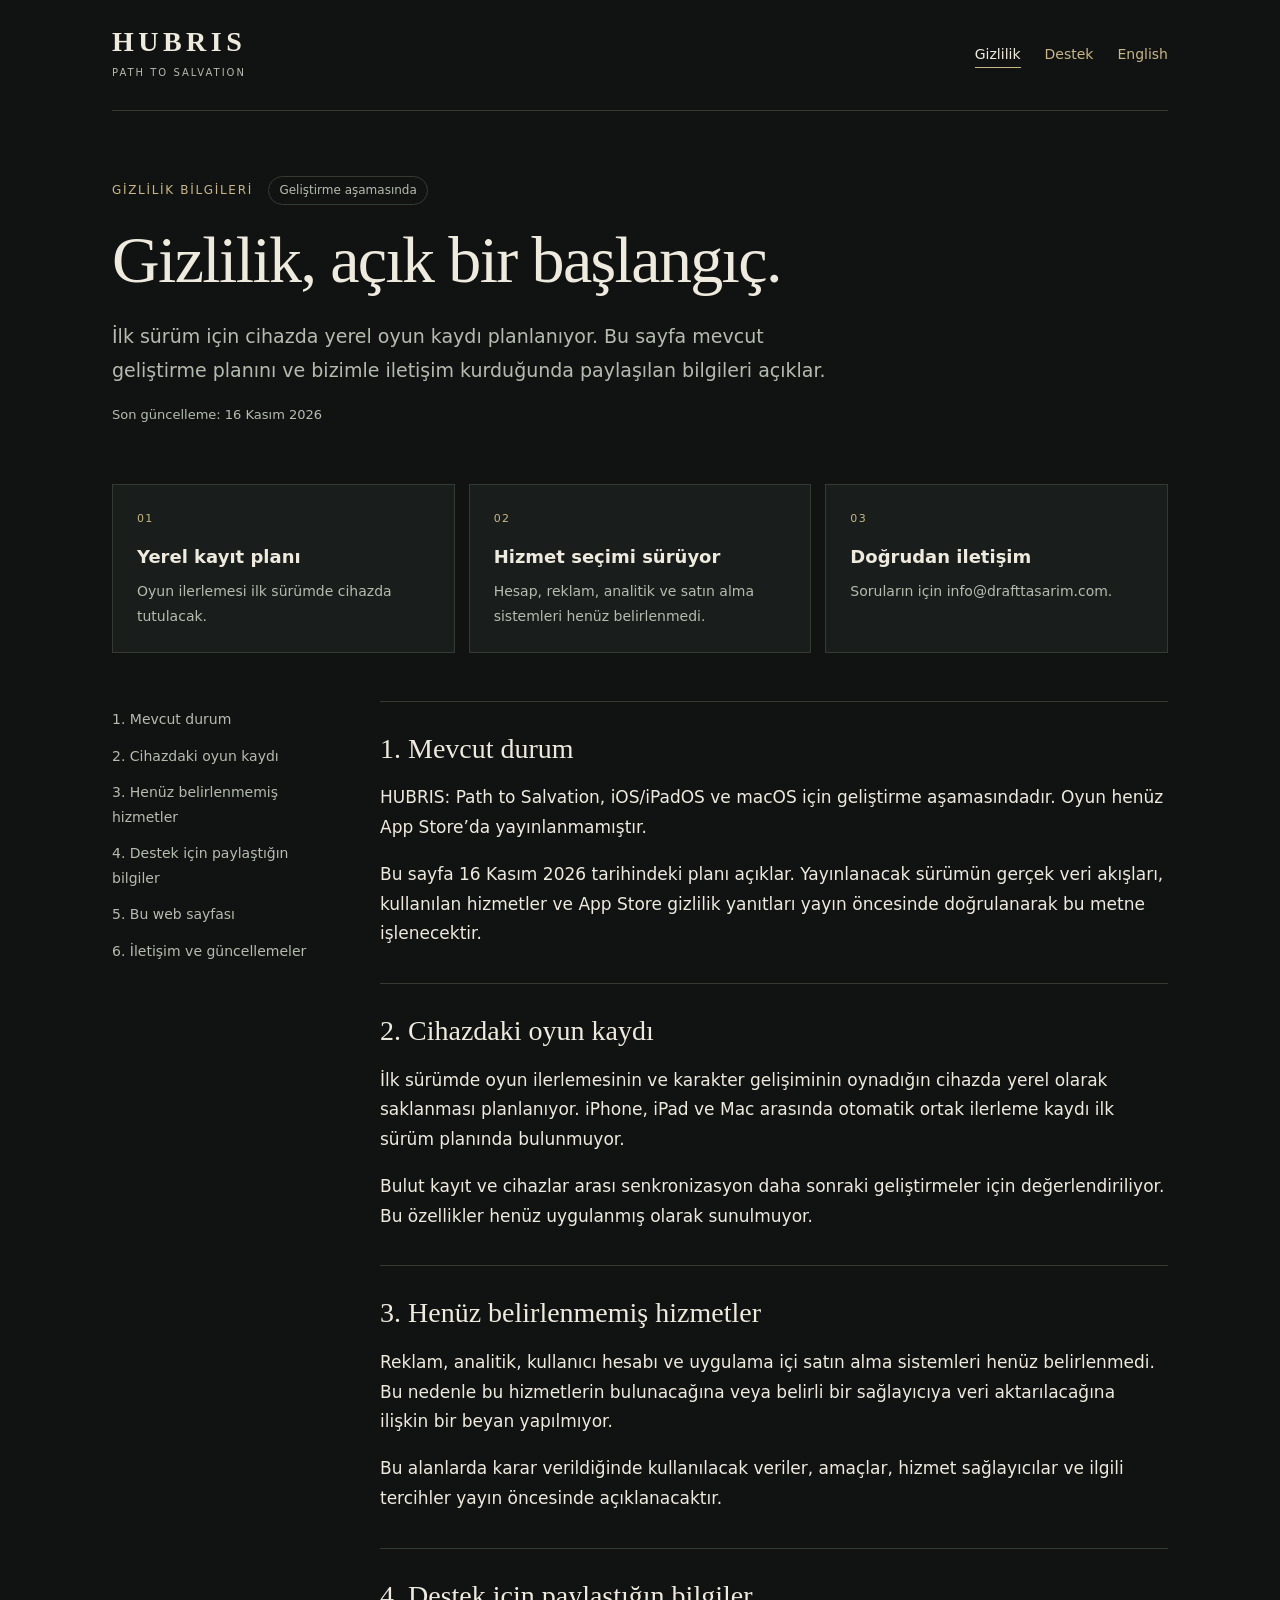
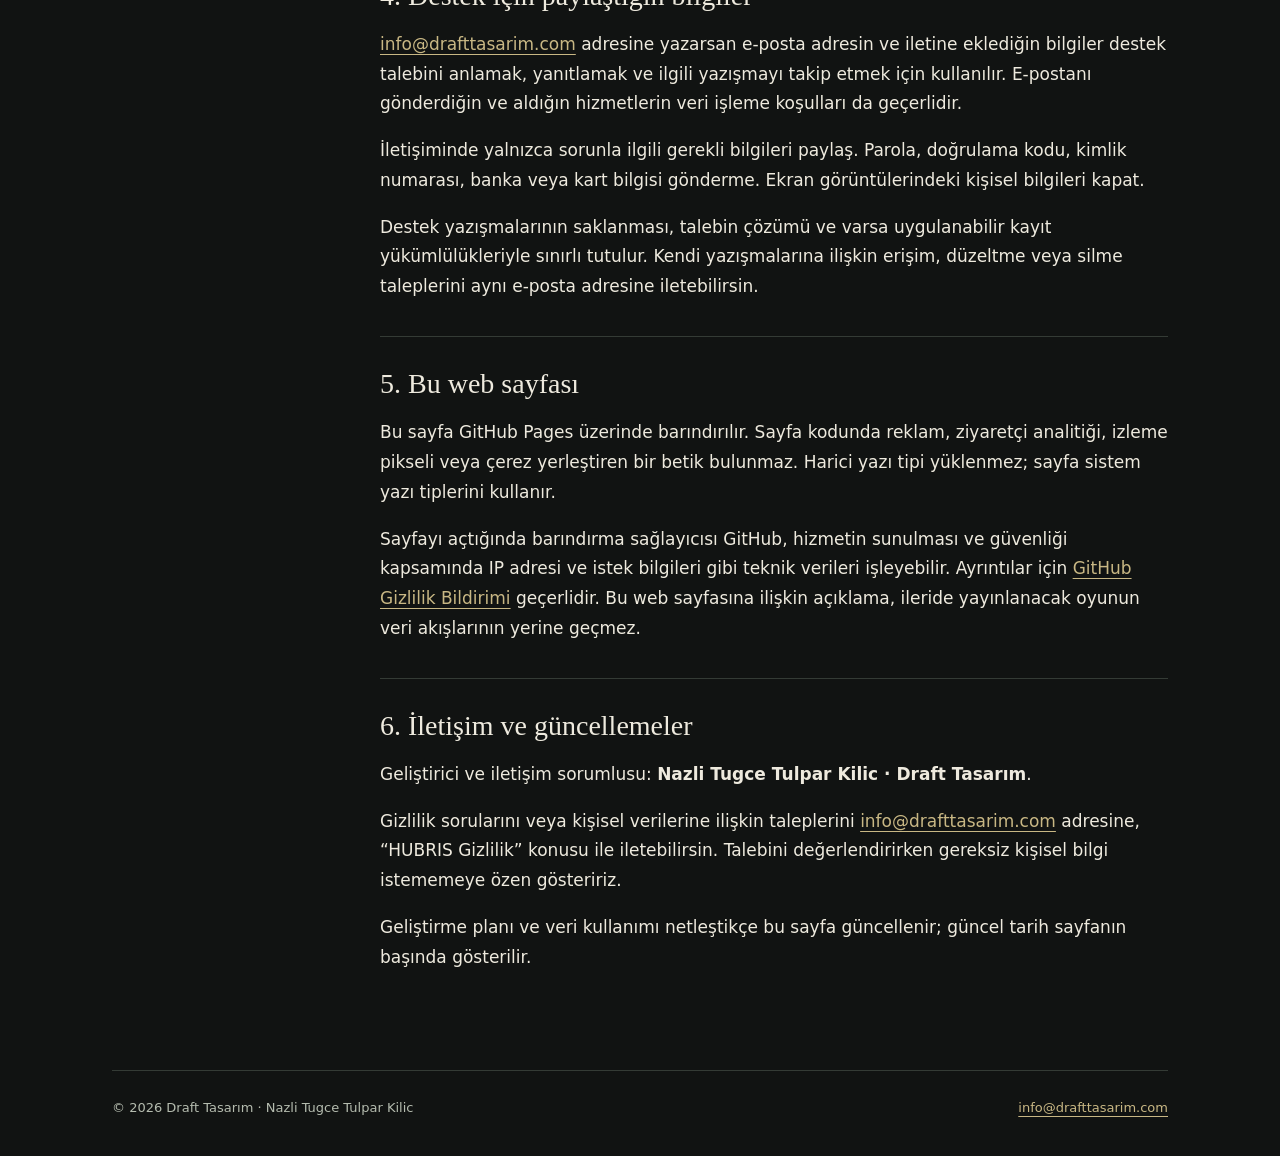
<file: index.html>
<!doctype html>
<html lang="tr"><head><meta charset="utf-8"><meta name="viewport" content="width=device-width, initial-scale=1"><title>Gizlilik | HUBRIS: Path to Salvation</title><meta name="description" content="HUBRIS: Path to Salvation için gizlilik bilgileri, yerel kayıt planı ve destek iletişimi."><meta name="robots" content="index, follow"><meta name="referrer" content="no-referrer"><meta property="og:title" content="Gizlilik | HUBRIS: Path to Salvation"><meta property="og:description" content="HUBRIS: Path to Salvation için gizlilik bilgileri, yerel kayıt planı ve destek iletişimi."><meta property="og:type" content="website"><meta property="og:url" content="https://drafttasarim.github.io/HUBRIS-privacy/"><meta name="theme-color" content="#111312"><link rel="canonical" href="https://drafttasarim.github.io/HUBRIS-privacy/"><link rel="alternate" hreflang="tr" href="https://drafttasarim.github.io/HUBRIS-privacy/"><link rel="alternate" hreflang="en" href="https://drafttasarim.github.io/HUBRIS-privacy/en/"><link rel="stylesheet" href="style.css"></head>
<body><a class="skip" href="#main">İçeriğe geç</a><header><div class="top"><a class="brand" href="https://drafttasarim.github.io/HUBRIS-privacy/" aria-label="HUBRIS: Path to Salvation"><strong>HUBRIS</strong><small>PATH TO SALVATION</small></a><nav aria-label="Ana menü"><a href="https://drafttasarim.github.io/HUBRIS-privacy/" aria-current="page">Gizlilik</a><a href="https://drafttasarim.github.io/HUBRIS-privacy/support/" >Destek</a><a href="https://drafttasarim.github.io/HUBRIS-privacy/en/" lang="en">English</a></nav></div></header>
<main id="main"><div class="hero"><p class="eyebrow">Gizlilik bilgileri <span class="badge">Geliştirme aşamasında</span></p><h1>Gizlilik, açık bir başlangıç.</h1><p class="lead">İlk sürüm için cihazda yerel oyun kaydı planlanıyor. Bu sayfa mevcut geliştirme planını ve bizimle iletişim kurduğunda paylaşılan bilgileri açıklar.</p><p class="meta">Son güncelleme: 16 Kasım 2026</p></div><div class="facts"><div class="card"><span class="n">01</span><h3>Yerel kayıt planı</h3><p>Oyun ilerlemesi ilk sürümde cihazda tutulacak.</p></div><div class="card"><span class="n">02</span><h3>Hizmet seçimi sürüyor</h3><p>Hesap, reklam, analitik ve satın alma sistemleri henüz belirlenmedi.</p></div><div class="card"><span class="n">03</span><h3>Doğrudan iletişim</h3><p>Soruların için info@drafttasarim.com.</p></div></div><div class="layout"><aside class="toc" aria-label="Bu sayfada"><a href="#kapsam">1. Mevcut durum</a><a href="#yerel-kayit">2. Cihazdaki oyun kaydı</a><a href="#hizmetler">3. Henüz belirlenmemiş hizmetler</a><a href="#iletisim">4. Destek için paylaştığın bilgiler</a><a href="#web">5. Bu web sayfası</a><a href="#basvuru">6. İletişim ve güncellemeler</a></aside><article><section id="kapsam"><h2>1. Mevcut durum</h2><p>HUBRIS: Path to Salvation, iOS/iPadOS ve macOS için geliştirme aşamasındadır. Oyun henüz App Store’da yayınlanmamıştır.</p><p>Bu sayfa 16 Kasım 2026 tarihindeki planı açıklar. Yayınlanacak sürümün gerçek veri akışları, kullanılan hizmetler ve App Store gizlilik yanıtları yayın öncesinde doğrulanarak bu metne işlenecektir.</p></section><section id="yerel-kayit"><h2>2. Cihazdaki oyun kaydı</h2><p>İlk sürümde oyun ilerlemesinin ve karakter gelişiminin oynadığın cihazda yerel olarak saklanması planlanıyor. iPhone, iPad ve Mac arasında otomatik ortak ilerleme kaydı ilk sürüm planında bulunmuyor.</p><p>Bulut kayıt ve cihazlar arası senkronizasyon daha sonraki geliştirmeler için değerlendiriliyor. Bu özellikler henüz uygulanmış olarak sunulmuyor.</p></section><section id="hizmetler"><h2>3. Henüz belirlenmemiş hizmetler</h2><p>Reklam, analitik, kullanıcı hesabı ve uygulama içi satın alma sistemleri henüz belirlenmedi. Bu nedenle bu hizmetlerin bulunacağına veya belirli bir sağlayıcıya veri aktarılacağına ilişkin bir beyan yapılmıyor.</p><p>Bu alanlarda karar verildiğinde kullanılacak veriler, amaçlar, hizmet sağlayıcılar ve ilgili tercihler yayın öncesinde açıklanacaktır.</p></section><section id="iletisim"><h2>4. Destek için paylaştığın bilgiler</h2><p><a href="mailto:info@drafttasarim.com">info@drafttasarim.com</a> adresine yazarsan e-posta adresin ve iletine eklediğin bilgiler destek talebini anlamak, yanıtlamak ve ilgili yazışmayı takip etmek için kullanılır. E-postanı gönderdiğin ve aldığın hizmetlerin veri işleme koşulları da geçerlidir.</p><p>İletişiminde yalnızca sorunla ilgili gerekli bilgileri paylaş. Parola, doğrulama kodu, kimlik numarası, banka veya kart bilgisi gönderme. Ekran görüntülerindeki kişisel bilgileri kapat.</p><p>Destek yazışmalarının saklanması, talebin çözümü ve varsa uygulanabilir kayıt yükümlülükleriyle sınırlı tutulur. Kendi yazışmalarına ilişkin erişim, düzeltme veya silme taleplerini aynı e-posta adresine iletebilirsin.</p></section><section id="web"><h2>5. Bu web sayfası</h2><p>Bu sayfa GitHub Pages üzerinde barındırılır. Sayfa kodunda reklam, ziyaretçi analitiği, izleme pikseli veya çerez yerleştiren bir betik bulunmaz. Harici yazı tipi yüklenmez; sayfa sistem yazı tiplerini kullanır.</p><p>Sayfayı açtığında barındırma sağlayıcısı GitHub, hizmetin sunulması ve güvenliği kapsamında IP adresi ve istek bilgileri gibi teknik verileri işleyebilir. Ayrıntılar için <a href="https://docs.github.com/en/site-policy/privacy-policies/github-general-privacy-statement" rel="noopener noreferrer">GitHub Gizlilik Bildirimi</a> geçerlidir. Bu web sayfasına ilişkin açıklama, ileride yayınlanacak oyunun veri akışlarının yerine geçmez.</p></section><section id="basvuru"><h2>6. İletişim ve güncellemeler</h2><p>Geliştirici ve iletişim sorumlusu: <strong>Nazli Tugce Tulpar Kilic · Draft Tasarım</strong>.</p><p>Gizlilik sorularını veya kişisel verilerine ilişkin taleplerini <a href="mailto:info@drafttasarim.com">info@drafttasarim.com</a> adresine, “HUBRIS Gizlilik” konusu ile iletebilirsin. Talebini değerlendirirken gereksiz kişisel bilgi istememeye özen gösteririz.</p><p>Geliştirme planı ve veri kullanımı netleştikçe bu sayfa güncellenir; güncel tarih sayfanın başında gösterilir.</p></section></article></div></main><footer><span>© 2026 Draft Tasarım · Nazli Tugce Tulpar Kilic</span><a href="mailto:info@drafttasarim.com">info@drafttasarim.com</a></footer></body></html>
</file>
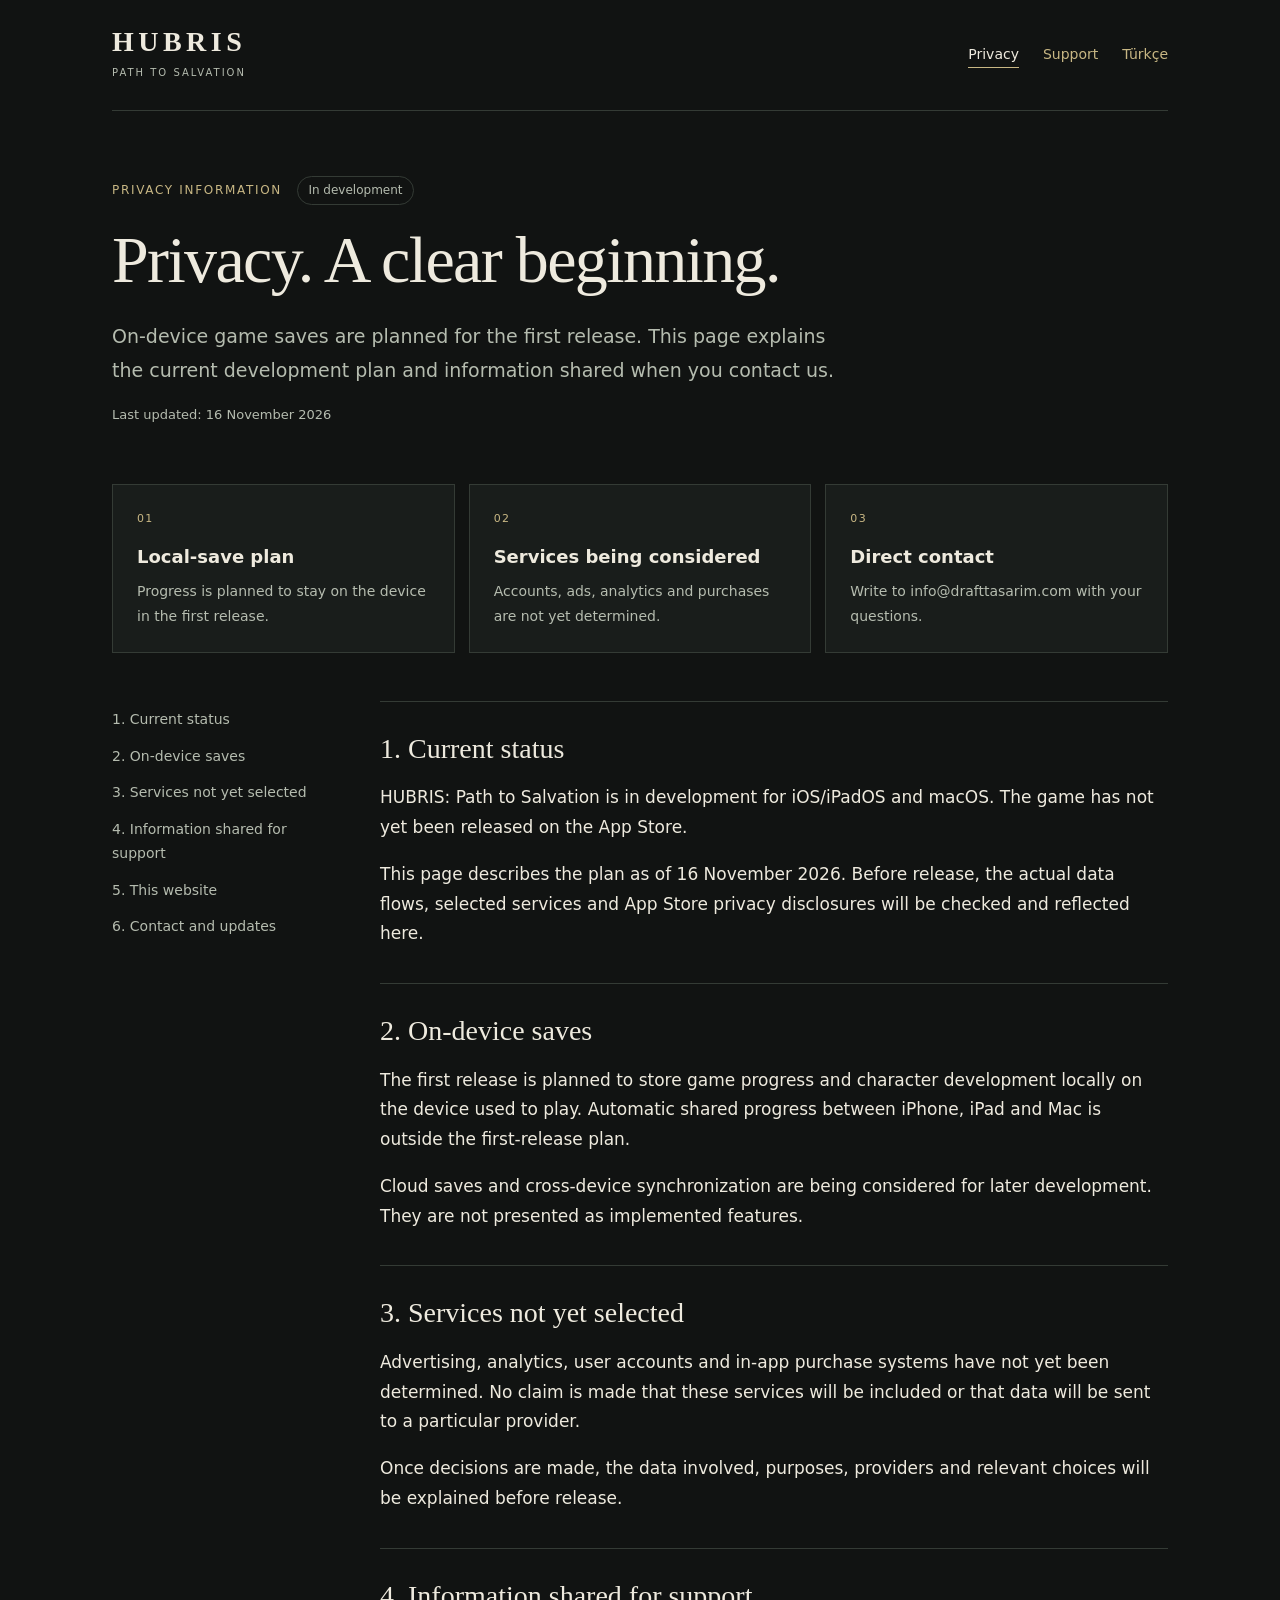
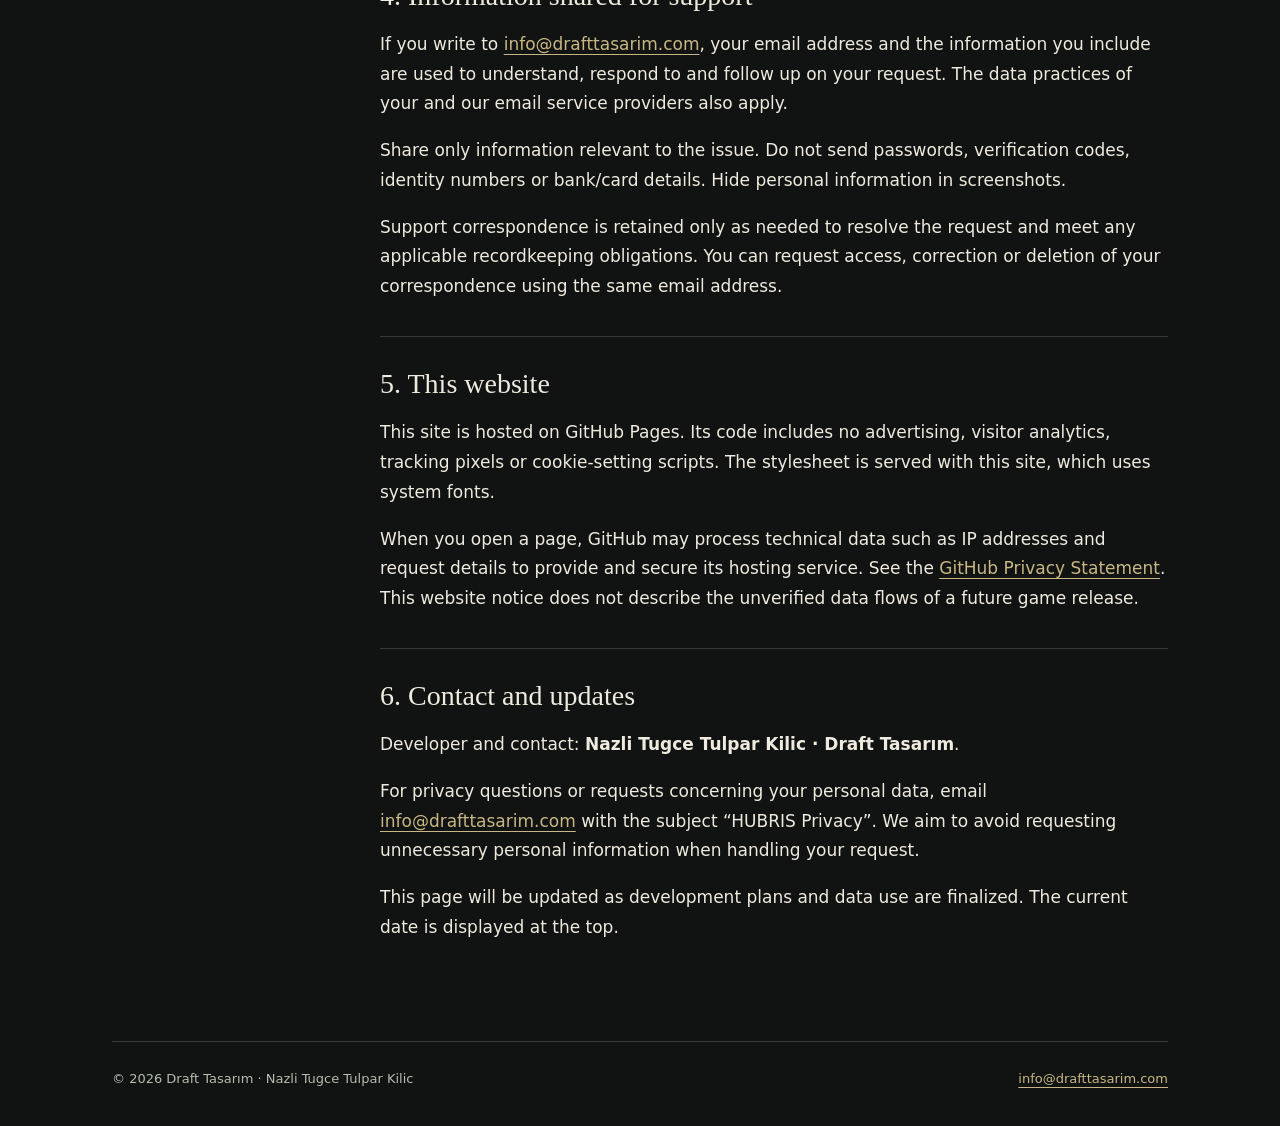
<file: en/index.html>
<!doctype html>
<html lang="en"><head><meta charset="utf-8"><meta name="viewport" content="width=device-width, initial-scale=1"><title>Privacy | HUBRIS: Path to Salvation</title><meta name="description" content="Privacy information, local save plans and support for HUBRIS: Path to Salvation."><meta name="robots" content="index, follow"><meta name="referrer" content="no-referrer"><meta property="og:title" content="Privacy | HUBRIS: Path to Salvation"><meta property="og:description" content="Privacy information, local save plans and support for HUBRIS: Path to Salvation."><meta property="og:type" content="website"><meta property="og:url" content="https://drafttasarim.github.io/HUBRIS-privacy/en/"><meta name="theme-color" content="#111312"><link rel="canonical" href="https://drafttasarim.github.io/HUBRIS-privacy/en/"><link rel="alternate" hreflang="tr" href="https://drafttasarim.github.io/HUBRIS-privacy/"><link rel="alternate" hreflang="en" href="https://drafttasarim.github.io/HUBRIS-privacy/en/"><link rel="stylesheet" href="../style.css"></head>
<body><a class="skip" href="#main">Skip to content</a><header><div class="top"><a class="brand" href="https://drafttasarim.github.io/HUBRIS-privacy/en/" aria-label="HUBRIS: Path to Salvation"><strong>HUBRIS</strong><small>PATH TO SALVATION</small></a><nav aria-label="Main navigation"><a href="https://drafttasarim.github.io/HUBRIS-privacy/en/" aria-current="page">Privacy</a><a href="https://drafttasarim.github.io/HUBRIS-privacy/en/support/" >Support</a><a href="https://drafttasarim.github.io/HUBRIS-privacy/" lang="tr">Türkçe</a></nav></div></header>
<main id="main"><div class="hero"><p class="eyebrow">Privacy information <span class="badge">In development</span></p><h1>Privacy. A clear beginning.</h1><p class="lead">On-device game saves are planned for the first release. This page explains the current development plan and information shared when you contact us.</p><p class="meta">Last updated: 16 November 2026</p></div><div class="facts"><div class="card"><span class="n">01</span><h3>Local-save plan</h3><p>Progress is planned to stay on the device in the first release.</p></div><div class="card"><span class="n">02</span><h3>Services being considered</h3><p>Accounts, ads, analytics and purchases are not yet determined.</p></div><div class="card"><span class="n">03</span><h3>Direct contact</h3><p>Write to info@drafttasarim.com with your questions.</p></div></div><div class="layout"><aside class="toc" aria-label="On this page"><a href="#scope">1. Current status</a><a href="#local-saves">2. On-device saves</a><a href="#services">3. Services not yet selected</a><a href="#contact-data">4. Information shared for support</a><a href="#website">5. This website</a><a href="#requests">6. Contact and updates</a></aside><article><section id="scope"><h2>1. Current status</h2><p>HUBRIS: Path to Salvation is in development for iOS/iPadOS and macOS. The game has not yet been released on the App Store.</p><p>This page describes the plan as of 16 November 2026. Before release, the actual data flows, selected services and App Store privacy disclosures will be checked and reflected here.</p></section><section id="local-saves"><h2>2. On-device saves</h2><p>The first release is planned to store game progress and character development locally on the device used to play. Automatic shared progress between iPhone, iPad and Mac is outside the first-release plan.</p><p>Cloud saves and cross-device synchronization are being considered for later development. They are not presented as implemented features.</p></section><section id="services"><h2>3. Services not yet selected</h2><p>Advertising, analytics, user accounts and in-app purchase systems have not yet been determined. No claim is made that these services will be included or that data will be sent to a particular provider.</p><p>Once decisions are made, the data involved, purposes, providers and relevant choices will be explained before release.</p></section><section id="contact-data"><h2>4. Information shared for support</h2><p>If you write to <a href="mailto:info@drafttasarim.com">info@drafttasarim.com</a>, your email address and the information you include are used to understand, respond to and follow up on your request. The data practices of your and our email service providers also apply.</p><p>Share only information relevant to the issue. Do not send passwords, verification codes, identity numbers or bank/card details. Hide personal information in screenshots.</p><p>Support correspondence is retained only as needed to resolve the request and meet any applicable recordkeeping obligations. You can request access, correction or deletion of your correspondence using the same email address.</p></section><section id="website"><h2>5. This website</h2><p>This site is hosted on GitHub Pages. Its code includes no advertising, visitor analytics, tracking pixels or cookie-setting scripts. The stylesheet is served with this site, which uses system fonts.</p><p>When you open a page, GitHub may process technical data such as IP addresses and request details to provide and secure its hosting service. See the <a href="https://docs.github.com/en/site-policy/privacy-policies/github-general-privacy-statement" rel="noopener noreferrer">GitHub Privacy Statement</a>. This website notice does not describe the unverified data flows of a future game release.</p></section><section id="requests"><h2>6. Contact and updates</h2><p>Developer and contact: <strong>Nazli Tugce Tulpar Kilic · Draft Tasarım</strong>.</p><p>For privacy questions or requests concerning your personal data, email <a href="mailto:info@drafttasarim.com">info@drafttasarim.com</a> with the subject “HUBRIS Privacy”. We aim to avoid requesting unnecessary personal information when handling your request.</p><p>This page will be updated as development plans and data use are finalized. The current date is displayed at the top.</p></section></article></div></main><footer><span>© 2026 Draft Tasarım · Nazli Tugce Tulpar Kilic</span><a href="mailto:info@drafttasarim.com">info@drafttasarim.com</a></footer></body></html>
</file>
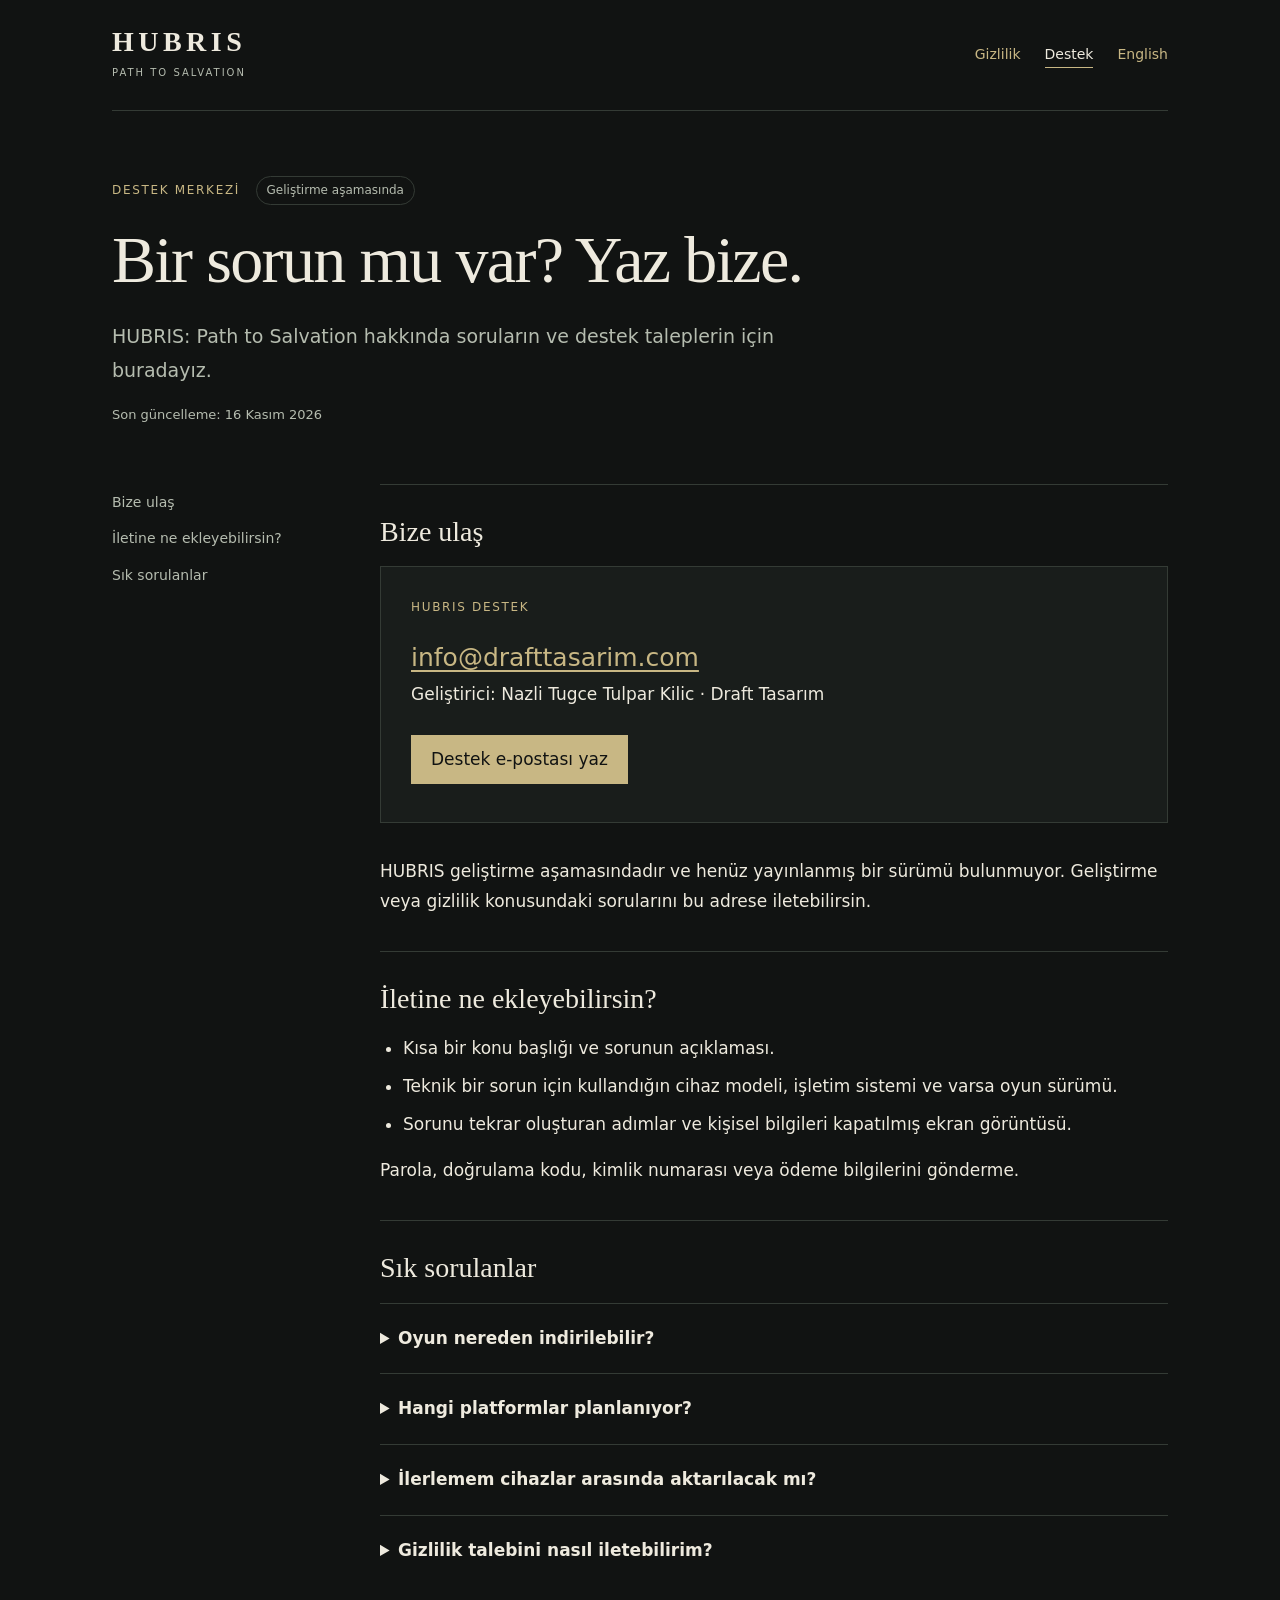
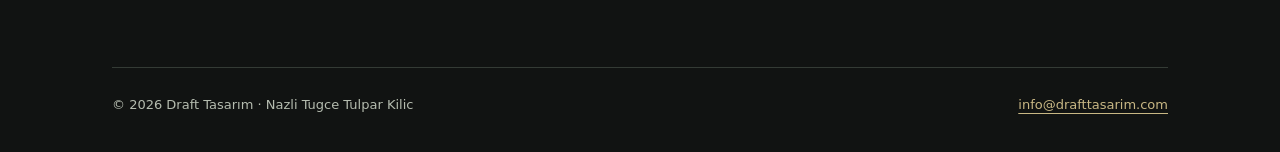
<file: support/index.html>
<!doctype html>
<html lang="tr"><head><meta charset="utf-8"><meta name="viewport" content="width=device-width, initial-scale=1"><title>Destek | HUBRIS: Path to Salvation</title><meta name="description" content="HUBRIS: Path to Salvation için gizlilik bilgileri, yerel kayıt planı ve destek iletişimi."><meta name="robots" content="index, follow"><meta name="referrer" content="no-referrer"><meta property="og:title" content="Destek | HUBRIS: Path to Salvation"><meta property="og:description" content="HUBRIS: Path to Salvation için gizlilik bilgileri, yerel kayıt planı ve destek iletişimi."><meta property="og:type" content="website"><meta property="og:url" content="https://drafttasarim.github.io/HUBRIS-privacy/support/"><meta name="theme-color" content="#111312"><link rel="canonical" href="https://drafttasarim.github.io/HUBRIS-privacy/support/"><link rel="alternate" hreflang="tr" href="https://drafttasarim.github.io/HUBRIS-privacy/support/"><link rel="alternate" hreflang="en" href="https://drafttasarim.github.io/HUBRIS-privacy/en/support/"><link rel="stylesheet" href="../style.css"></head>
<body><a class="skip" href="#main">İçeriğe geç</a><header><div class="top"><a class="brand" href="https://drafttasarim.github.io/HUBRIS-privacy/" aria-label="HUBRIS: Path to Salvation"><strong>HUBRIS</strong><small>PATH TO SALVATION</small></a><nav aria-label="Ana menü"><a href="https://drafttasarim.github.io/HUBRIS-privacy/" >Gizlilik</a><a href="https://drafttasarim.github.io/HUBRIS-privacy/support/" aria-current="page">Destek</a><a href="https://drafttasarim.github.io/HUBRIS-privacy/en/support/" lang="en">English</a></nav></div></header>
<main id="main"><div class="hero"><p class="eyebrow">Destek merkezi <span class="badge">Geliştirme aşamasında</span></p><h1>Bir sorun mu var? Yaz bize.</h1><p class="lead">HUBRIS: Path to Salvation hakkında soruların ve destek taleplerin için buradayız.</p><p class="meta">Son güncelleme: 16 Kasım 2026</p></div><div class="layout"><aside class="toc" aria-label="Bu sayfada"><a href="#yaz">Bize ulaş</a><a href="#bilgi">İletine ne ekleyebilirsin?</a><a href="#sorular">Sık sorulanlar</a></aside><article><section id="yaz"><h2>Bize ulaş</h2><div class="contact"><p class="eyebrow">HUBRIS destek</p><a class="email" href="mailto:info@drafttasarim.com">info@drafttasarim.com</a><p>Geliştirici: Nazli Tugce Tulpar Kilic · Draft Tasarım</p><a class="button" href="mailto:info@drafttasarim.com?subject=HUBRIS%20Destek">Destek e-postası yaz</a></div><p>HUBRIS geliştirme aşamasındadır ve henüz yayınlanmış bir sürümü bulunmuyor. Geliştirme veya gizlilik konusundaki sorularını bu adrese iletebilirsin.</p></section><section id="bilgi"><h2>İletine ne ekleyebilirsin?</h2><ul><li>Kısa bir konu başlığı ve sorunun açıklaması.</li><li>Teknik bir sorun için kullandığın cihaz modeli, işletim sistemi ve varsa oyun sürümü.</li><li>Sorunu tekrar oluşturan adımlar ve kişisel bilgileri kapatılmış ekran görüntüsü.</li></ul><p>Parola, doğrulama kodu, kimlik numarası veya ödeme bilgilerini gönderme.</p></section><section id="sorular"><h2>Sık sorulanlar</h2><details><summary>Oyun nereden indirilebilir?</summary><p>Oyun henüz App Store’da yayınlanmadı. Kesinleşmiş bir yayın tarihi açıklanmadı.</p></details><details><summary>Hangi platformlar planlanıyor?</summary><p>iPhone/iPad ve Mac için geliştirme planlanıyor.</p></details><details><summary>İlerlemem cihazlar arasında aktarılacak mı?</summary><p>İlk sürüm için cihazda yerel kayıt planlanıyor. Otomatik çapraz platform kayıt henüz uygulanmış bir özellik değil.</p></details><details><summary>Gizlilik talebini nasıl iletebilirim?</summary><p>info@drafttasarim.com adresine “HUBRIS Gizlilik” konusu ile yazabilirsin. <a href="../">Gizlilik sayfasında</a> mevcut durum açıklanır.</p></details></section></article></div></main><footer><span>© 2026 Draft Tasarım · Nazli Tugce Tulpar Kilic</span><a href="mailto:info@drafttasarim.com">info@drafttasarim.com</a></footer></body></html>
</file>
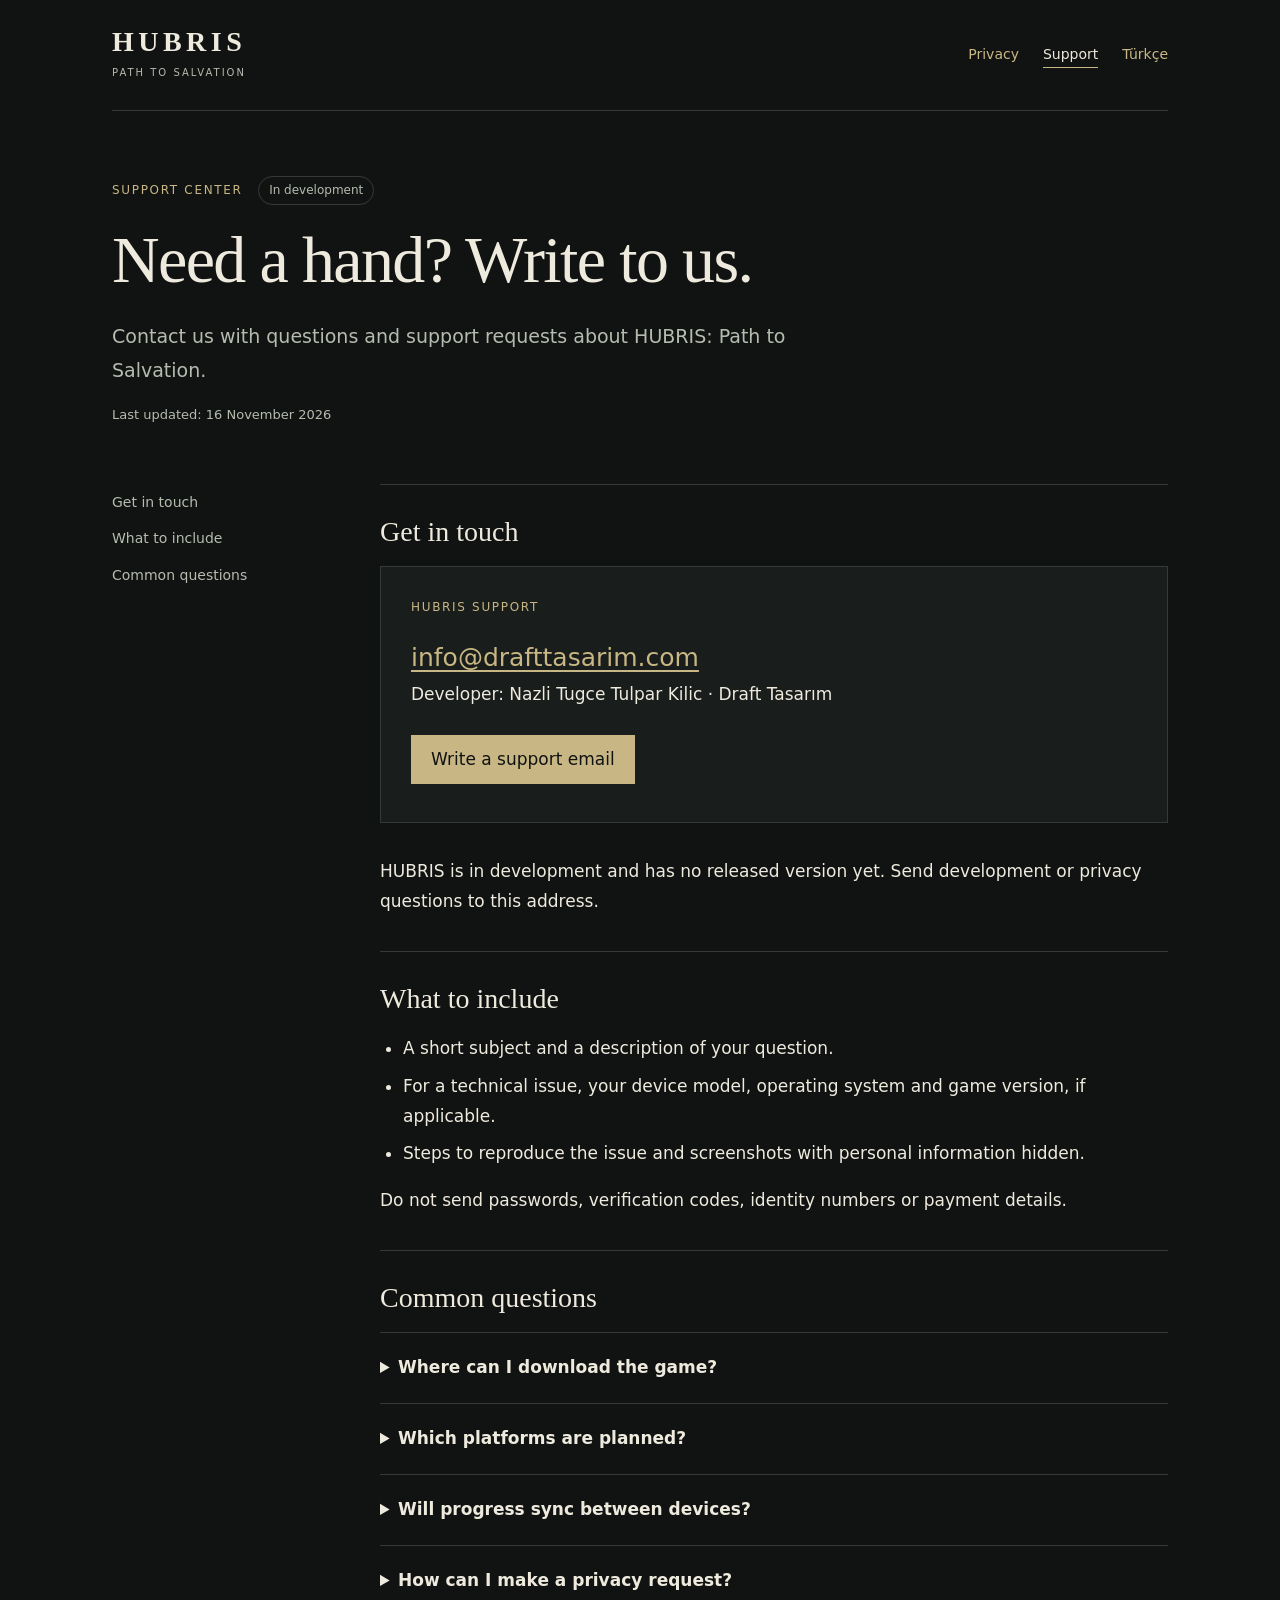
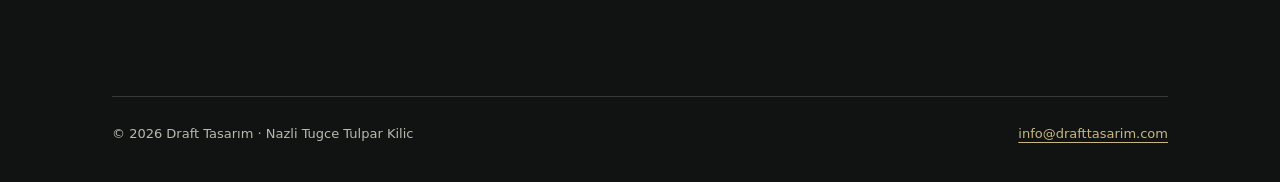
<file: en/support/index.html>
<!doctype html>
<html lang="en"><head><meta charset="utf-8"><meta name="viewport" content="width=device-width, initial-scale=1"><title>Support | HUBRIS: Path to Salvation</title><meta name="description" content="Privacy information, local save plans and support for HUBRIS: Path to Salvation."><meta name="robots" content="index, follow"><meta name="referrer" content="no-referrer"><meta property="og:title" content="Support | HUBRIS: Path to Salvation"><meta property="og:description" content="Privacy information, local save plans and support for HUBRIS: Path to Salvation."><meta property="og:type" content="website"><meta property="og:url" content="https://drafttasarim.github.io/HUBRIS-privacy/en/support/"><meta name="theme-color" content="#111312"><link rel="canonical" href="https://drafttasarim.github.io/HUBRIS-privacy/en/support/"><link rel="alternate" hreflang="tr" href="https://drafttasarim.github.io/HUBRIS-privacy/support/"><link rel="alternate" hreflang="en" href="https://drafttasarim.github.io/HUBRIS-privacy/en/support/"><link rel="stylesheet" href="../../style.css"></head>
<body><a class="skip" href="#main">Skip to content</a><header><div class="top"><a class="brand" href="https://drafttasarim.github.io/HUBRIS-privacy/en/" aria-label="HUBRIS: Path to Salvation"><strong>HUBRIS</strong><small>PATH TO SALVATION</small></a><nav aria-label="Main navigation"><a href="https://drafttasarim.github.io/HUBRIS-privacy/en/" >Privacy</a><a href="https://drafttasarim.github.io/HUBRIS-privacy/en/support/" aria-current="page">Support</a><a href="https://drafttasarim.github.io/HUBRIS-privacy/support/" lang="tr">Türkçe</a></nav></div></header>
<main id="main"><div class="hero"><p class="eyebrow">Support center <span class="badge">In development</span></p><h1>Need a hand? Write to us.</h1><p class="lead">Contact us with questions and support requests about HUBRIS: Path to Salvation.</p><p class="meta">Last updated: 16 November 2026</p></div><div class="layout"><aside class="toc" aria-label="On this page"><a href="#write">Get in touch</a><a href="#details">What to include</a><a href="#questions">Common questions</a></aside><article><section id="write"><h2>Get in touch</h2><div class="contact"><p class="eyebrow">HUBRIS support</p><a class="email" href="mailto:info@drafttasarim.com">info@drafttasarim.com</a><p>Developer: Nazli Tugce Tulpar Kilic · Draft Tasarım</p><a class="button" href="mailto:info@drafttasarim.com?subject=HUBRIS%20Support">Write a support email</a></div><p>HUBRIS is in development and has no released version yet. Send development or privacy questions to this address.</p></section><section id="details"><h2>What to include</h2><ul><li>A short subject and a description of your question.</li><li>For a technical issue, your device model, operating system and game version, if applicable.</li><li>Steps to reproduce the issue and screenshots with personal information hidden.</li></ul><p>Do not send passwords, verification codes, identity numbers or payment details.</p></section><section id="questions"><h2>Common questions</h2><details><summary>Where can I download the game?</summary><p>The game has not been released on the App Store. No confirmed release date has been announced.</p></details><details><summary>Which platforms are planned?</summary><p>Development is planned for iPhone/iPad and Mac.</p></details><details><summary>Will progress sync between devices?</summary><p>Local on-device saves are planned for the first release. Automatic cross-platform saves have not been implemented.</p></details><details><summary>How can I make a privacy request?</summary><p>Email info@drafttasarim.com with the subject “HUBRIS Privacy”. The <a href="../">privacy page</a> explains the current status.</p></details></section></article></div></main><footer><span>© 2026 Draft Tasarım · Nazli Tugce Tulpar Kilic</span><a href="mailto:info@drafttasarim.com">info@drafttasarim.com</a></footer></body></html>
</file>
<file: style.css>
:root{color-scheme:dark;--bg:#111312;--panel:#191d1b;--line:#343b35;--text:#eeeade;--muted:#b5bcaf;--accent:#c8b784}*{box-sizing:border-box}html{scroll-behavior:smooth}body{margin:0;background:var(--bg);color:var(--text);font:17px/1.75 system-ui,-apple-system,BlinkMacSystemFont,"Segoe UI",sans-serif}a{color:var(--accent);text-underline-offset:4px}a:hover{color:#fff}a:focus-visible,summary:focus-visible{outline:3px solid var(--accent);outline-offset:6px}header,main,footer{width:min(1056px,calc(100% - 48px));margin:auto}.top{display:flex;align-items:center;justify-content:space-between;gap:24px;padding:28px 0;border-bottom:1px solid var(--line)}.brand{color:var(--text);text-decoration:none;display:flex;flex-direction:column}.brand strong{font:700 28px/1 Georgia,serif;letter-spacing:.16em}.brand small{font-size:10px;letter-spacing:.2em;color:var(--muted);margin-top:8px}nav{display:flex;flex-wrap:wrap;gap:12px 24px;font-size:14px}nav a{text-decoration:none}nav [aria-current=page]{color:var(--text);border-bottom:1px solid var(--accent)}.hero{padding:65px 0 40px;max-width:820px}.eyebrow{font-size:12px;text-transform:uppercase;letter-spacing:.14em;color:var(--accent);margin:0 0 18px}.badge{display:inline-block;padding:3px 10px;border:1px solid var(--line);border-radius:30px;margin-left:10px;letter-spacing:0;text-transform:none;color:var(--muted)}h1{font:400 clamp(38px,6vw,66px)/1.12 Georgia,serif;letter-spacing:-.025em;margin:0 0 24px}h2{font:400 28px/1.3 Georgia,serif;margin:0 0 16px}h3{font-size:18px;line-height:1.4;margin:0 0 10px}p{margin:0 0 17px}.lead{color:var(--muted);font-size:19px;max-width:730px}.meta{font-size:13px;color:var(--muted)}.facts{display:grid;grid-template-columns:repeat(3,1fr);gap:14px;margin:0 0 48px}.card{background:var(--panel);border:1px solid var(--line);padding:24px}.card .n{font-size:11px;color:var(--accent);letter-spacing:.12em;display:block;margin-bottom:16px}.card p{font-size:14px;color:var(--muted);margin:0}.layout{display:grid;grid-template-columns:220px minmax(0,1fr);gap:48px;padding-bottom:64px}.toc{font-size:14px;align-self:start;position:sticky;top:24px;display:grid;gap:12px;padding-top:6px}.toc a{color:var(--muted);text-decoration:none}.toc a:hover{color:var(--accent)}article section{border-top:1px solid var(--line);padding:29px 0 17px;scroll-margin-top:24px}article ul{padding-left:23px}article li{margin-bottom:8px}.notice{padding:22px 24px;border-left:2px solid var(--accent);background:var(--panel);margin:0 0 30px;color:var(--muted)}.contact{border:1px solid var(--line);padding:30px;background:var(--panel);margin-bottom:34px}.email{font-size:clamp(18px,3vw,25px);overflow-wrap:anywhere}.button{display:inline-block;background:var(--accent);color:#111312;text-decoration:none;padding:10px 20px;margin:8px 0}.button:hover{background:#e4d6ae;color:#111312}details{border-top:1px solid var(--line);padding:20px 0}summary{cursor:pointer;font-weight:600}details p{color:var(--muted);margin:14px 0 0}footer{border-top:1px solid var(--line);padding:26px 0 36px;color:var(--muted);font-size:13px;display:flex;justify-content:space-between;gap:18px;flex-wrap:wrap}.skip{position:absolute;top:-100px;left:24px;z-index:5;background:var(--accent);color:#111;padding:8px}.skip:focus{top:8px}@media(max-width:700px){header,main,footer{width:calc(100% - 36px)}.top{align-items:start;gap:18px;flex-direction:column;padding:22px 0}.hero{padding:42px 0 28px}.facts{grid-template-columns:1fr;gap:10px;margin-bottom:32px}.card{padding:20px}.card .n{margin-bottom:8px}.layout{grid-template-columns:1fr;gap:24px}.toc{position:static;display:flex;flex-wrap:wrap;gap:9px 20px}.lead{font-size:17px}.badge{margin-left:0;display:table;margin-top:9px}.contact{padding:22px}}
</file>
